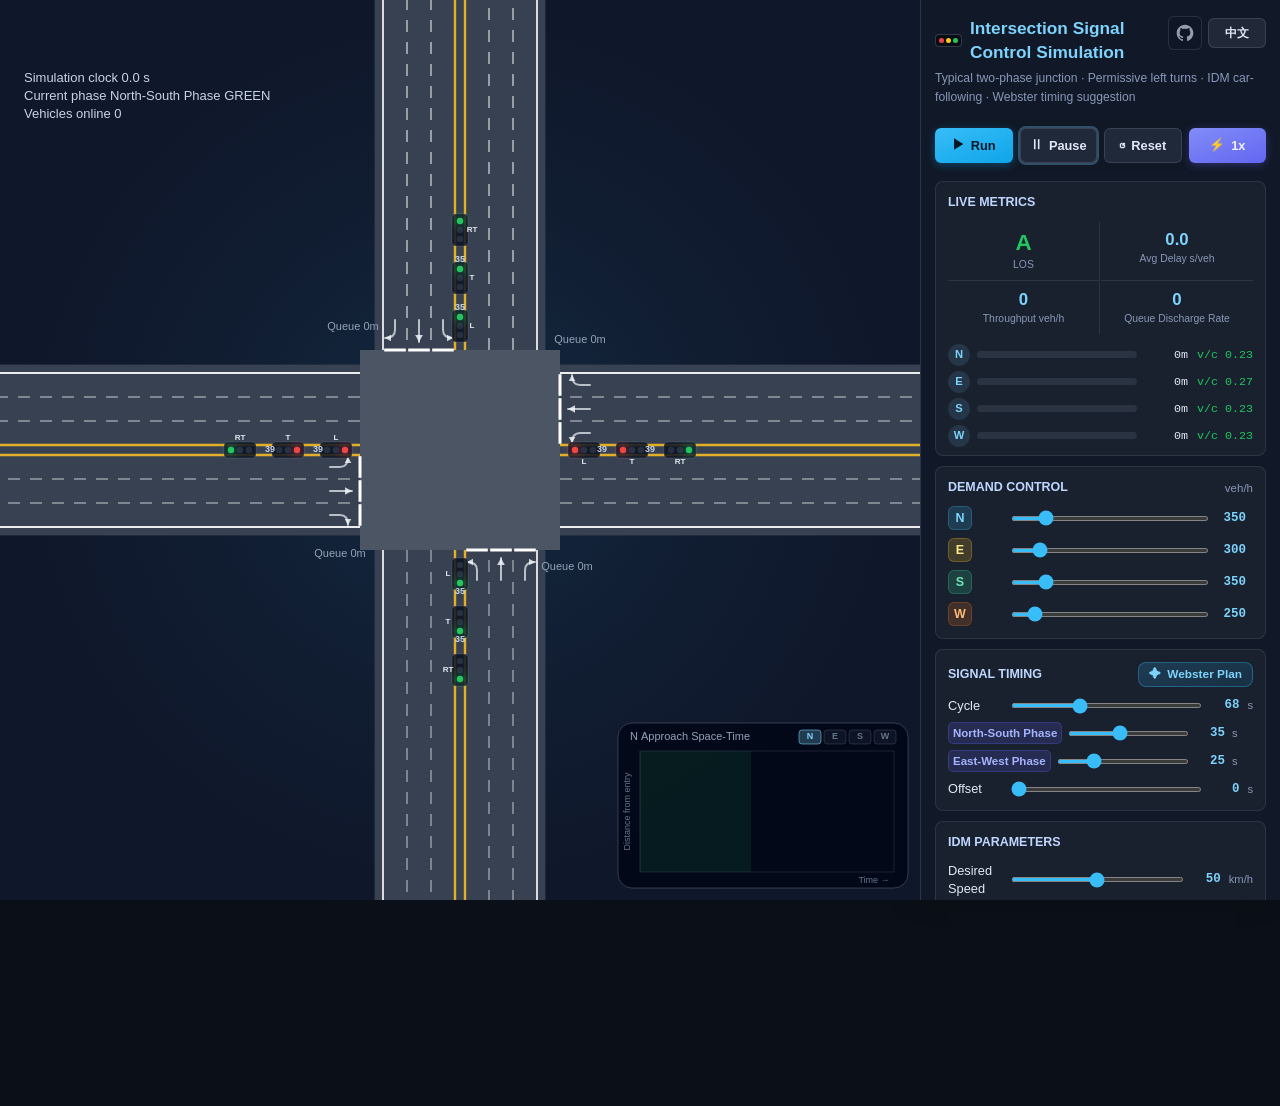
<file: index.html>
<!DOCTYPE html>
<html lang="zh-CN">
<head>
    <meta charset="UTF-8">
    <meta name="viewport" content="width=device-width, initial-scale=1.0">
    <title>十字路口交通信号仿真</title>
    <link rel="stylesheet" href="./src/intersection.css">
</head>
<body>

    <!-- ── 仿真画布区域 ─────────────────────────────────────────── -->
    <div id="canvas-wrap">
        <canvas id="simCanvas" aria-label="Intersection traffic signal simulation canvas">Your browser does not support the simulation canvas.</canvas>
    </div>

    <!-- ── 右侧控制面板 ────────────────────────────────────────── -->
    <aside id="controls">

        <!-- 标题 -->
        <header class="panel-header">
            <div class="panel-header-top">
                <div class="panel-title">
                    <span class="panel-signal" aria-hidden="true"><i></i><i></i><i></i></span>
                    <span id="panelTitle">十字路口信号控制仿真</span>
                </div>
                <div class="panel-header-actions">
                    <a
                        href="https://github.com/SeanWong17/intersection-signal-lab"
                        target="_blank"
                        rel="noreferrer"
                        class="github-silent-link"
                        title="View on GitHub"
                        aria-label="View this repository on GitHub"
                    >
                        <svg width="20" height="20" viewBox="0 0 24 24" fill="currentColor" aria-hidden="true">
                            <path d="M12 2C6.477 2 2 6.477 2 12c0 4.42 2.865 8.17 6.839 9.49.5.092.682-.217.682-.482 0-.237-.008-.866-.013-1.7-2.782.604-3.369-1.34-3.369-1.34-.454-1.156-1.11-1.464-1.11-1.464-.908-.62.069-.608.069-.608 1.003.07 1.531 1.03 1.531 1.03.892 1.529 2.341 1.087 2.91.831.092-.646.35-1.086.636-1.336-2.22-.253-4.555-1.11-4.555-4.943 0-1.091.39-1.984 1.029-2.683-.103-.253-.446-1.27.098-2.647 0 0 .84-.269 2.75 1.025A9.578 9.578 0 0112 6.836c.85.004 1.705.114 2.504.336 1.909-1.294 2.747-1.025 2.747-1.025.546 1.377.203 2.394.1 2.647.64.699 1.028 1.592 1.028 2.683 0 3.842-2.339 4.687-4.566 4.935.359.309.678.919.678 1.852 0 1.336-.012 2.415-.012 2.743 0 .267.18.578.688.48C19.138 20.167 22 16.418 22 12c0-5.523-4.477-10-10-10z"/>
                        </svg>
                    </a>
                    <button id="btnLang" class="btn-ghost btn-lang" title="Switch language">EN</button>
                </div>
            </div>
            <p id="panelIntro" class="intro">两相位普通路口 · 左转让行 · IDM 跟驰 · Webster 配时建议</p>
        </header>

        <!-- 播放控制条 -->
        <div class="toolbar">
            <button id="btnRun"   class="btn-primary" title="运行"><span class="btn-icon">▶</span><span id="btnRunLabel">运行</span></button>
            <button id="btnPause" class="btn-ghost"   title="暂停"><span class="btn-icon">Ⅱ</span><span id="btnPauseLabel">暂停</span></button>
            <button id="btnReset" class="btn-ghost"   title="重置"><span class="btn-icon">↺</span><span id="btnResetLabel">重置</span></button>
            <button id="btnSpeed" class="btn-accent"  title="切换倍速"><span class="btn-icon">⚡</span><span id="btnSpeedLabel">1x</span></button>
        </div>

        <!-- ── 实时指标卡片 ─────────────────────────────────────── -->
        <section class="card metrics-card">
            <div id="metricsHeader" class="card-header">实时指标</div>
            <div class="metrics-grid">
                <div class="metric-cell metric-los">
                    <div id="losDisplay" class="metric-value los-value">—</div>
                    <div id="losMetricLabel" class="metric-label">LOS 服务水平</div>
                </div>
                <div class="metric-cell">
                    <div id="delayDisplay" class="metric-value">—</div>
                    <div id="delayMetricLabel" class="metric-label">平均延误 s/辆</div>
                </div>
                <div class="metric-cell">
                    <div id="throughputDisplay" class="metric-value">0</div>
                    <div id="throughputMetricLabel" class="metric-label">通行量 辆/h</div>
                </div>
                <div class="metric-cell">
                    <div id="saturationDisplay" class="metric-value">0</div>
                    <div id="saturationMetricLabel" class="metric-label">排队启动流率</div>
                </div>
            </div>

            <!-- 各臂进口条 -->
            <div id="approachStats" class="approach-list"></div>
        </section>

        <!-- ── 流量控制 ──────────────────────────────────────────── -->
        <section class="card">
            <div class="card-header">
                <span id="flowHeader">流量控制</span>
                <span id="flowHint" class="card-hint">辆/h</span>
            </div>
            <div class="slider-group">
                <div class="slider-row">
                    <span id="flowNorthLabel" class="dir-badge dir-n">北</span>
                    <input id="flowNorth" type="range" min="100" max="1800" step="50" value="350">
                    <span id="flowNorthValue" class="slider-val">350</span>
                </div>
                <div class="slider-row">
                    <span id="flowEastLabel" class="dir-badge dir-e">东</span>
                    <input id="flowEast"  type="range" min="100" max="1800" step="50" value="300">
                    <span id="flowEastValue"  class="slider-val">300</span>
                </div>
                <div class="slider-row">
                    <span id="flowSouthLabel" class="dir-badge dir-s">南</span>
                    <input id="flowSouth" type="range" min="100" max="1800" step="50" value="350">
                    <span id="flowSouthValue" class="slider-val">350</span>
                </div>
                <div class="slider-row">
                    <span id="flowWestLabel" class="dir-badge dir-w">西</span>
                    <input id="flowWest"  type="range" min="100" max="1800" step="50" value="250">
                    <span id="flowWestValue"  class="slider-val">250</span>
                </div>
            </div>
        </section>

        <!-- ── 信号配时 ──────────────────────────────────────────── -->
        <section class="card">
            <div class="card-header">
                <span id="signalHeader">信号配时</span>
                <button id="btnWebster" class="btn-inline"><span class="btn-icon">✦</span><span id="btnWebsterLabel">Webster 配时</span></button>
            </div>
            <div class="slider-group">
                <div class="slider-row">
                    <span id="cycleLabel" class="label-text">周期</span>
                    <input id="cycleLength" type="range" min="40" max="120" step="1" value="68">
                    <span id="cycleValue" class="slider-val">68</span><span class="unit">s</span>
                </div>
                <div class="phase-grid">
                    <div class="phase-row">
                        <span id="phaseMainLabel" class="phase-tag">南北</span>
                        <input id="green0" type="range" min="10" max="70" step="1" value="35">
                        <span id="green0Value" class="slider-val">35</span><span class="unit">s</span>
                    </div>
                    <div class="phase-row">
                        <span id="phaseCrossLabel" class="phase-tag">东西</span>
                        <input id="green1" type="range" min="10" max="70" step="1" value="25">
                        <span id="green1Value" class="slider-val">25</span><span class="unit">s</span>
                    </div>
                </div>
                <div class="slider-row">
                    <span id="offsetLabel" class="label-text">相位差</span>
                    <input id="offset" type="range" min="0" max="20" step="1" value="0">
                    <span id="offsetValue" class="slider-val">0</span><span class="unit">s</span>
                </div>
            </div>
        </section>

        <!-- ── IDM 参数 ──────────────────────────────────────────── -->
        <section class="card">
            <div id="idmHeader" class="card-header">IDM 跟驰参数</div>
            <div class="slider-group">
                <div class="slider-row">
                    <span id="desiredSpeedText" class="label-text">期望速度</span>
                    <input id="desiredSpeed" type="range" min="30" max="70" step="1" value="50">
                    <span id="desiredSpeedValue" class="slider-val">50</span><span class="unit">km/h</span>
                </div>
                <div class="slider-row">
                    <span id="headwayText" class="label-text">车头时距 T</span>
                    <input id="headway" type="range" min="0.8" max="2.6" step="0.1" value="1.5">
                    <span id="headwayValue" class="slider-val">1.5</span><span class="unit">s</span>
                </div>
            </div>
        </section>

        <!-- ── 教育演示 ──────────────────────────────────────────── -->
        <section class="card">
            <div id="demoHeader" class="card-header">场景与可视化</div>
            <div class="demo-buttons">
                <button id="btnOversat"  class="btn-danger"><span class="btn-icon">!</span><span id="btnOversatLabel">过饱和</span></button>
                <button id="btnGreenWave" class="btn-warn"><span class="btn-icon">~</span><span id="btnGreenWaveLabel">绿波协调</span></button>
            </div>
            <div class="toggle-group">
                <label class="toggle-row">
                    <input id="showQueue"     type="checkbox" checked>
                    <span class="toggle-track"><span class="toggle-thumb"></span></span>
                    <span id="showQueueLabel">排队波可视化</span>
                </label>
                <label class="toggle-row">
                    <input id="showSat"       type="checkbox" checked>
                    <span class="toggle-track"><span class="toggle-thumb"></span></span>
                    <span id="showSatLabel">启动流率标注</span>
                </label>
                <label class="toggle-row">
                    <input id="showSpaceTime" type="checkbox" checked>
                    <span class="toggle-track"><span class="toggle-thumb"></span></span>
                    <span id="showSpaceTimeLabel">进口时空图</span>
                </label>
            </div>
            <p id="demoHint" class="hint-text">理论饱和流率 1800 辆/h/车道。时空图斜率反映消散波速，绿色背景为绿灯窗口。</p>
        </section>

        <!-- ── 教学标注告警 ───────────────────────────────────────── -->
        <section class="card alerts-card">
            <div id="alertsHeader" class="card-header">状态提示</div>
            <div id="alerts" class="alerts-list"></div>
        </section>

    </aside>

    <!-- 脚本：按依赖顺序加载 -->
    <script src="./src/intersection.config.js"></script>
    <script src="./src/intersection.analytics.js"></script>
    <script src="./src/intersection.i18n.js"></script>
    <script src="./src/intersection.geometry.js"></script>
    <script src="./src/intersection.models.js"></script>
    <script src="./src/intersection.simulation.js"></script>
    <script src="./src/intersection.render.js"></script>
    <script src="./src/intersection.ui.js"></script>
</body>
</html>
</file>
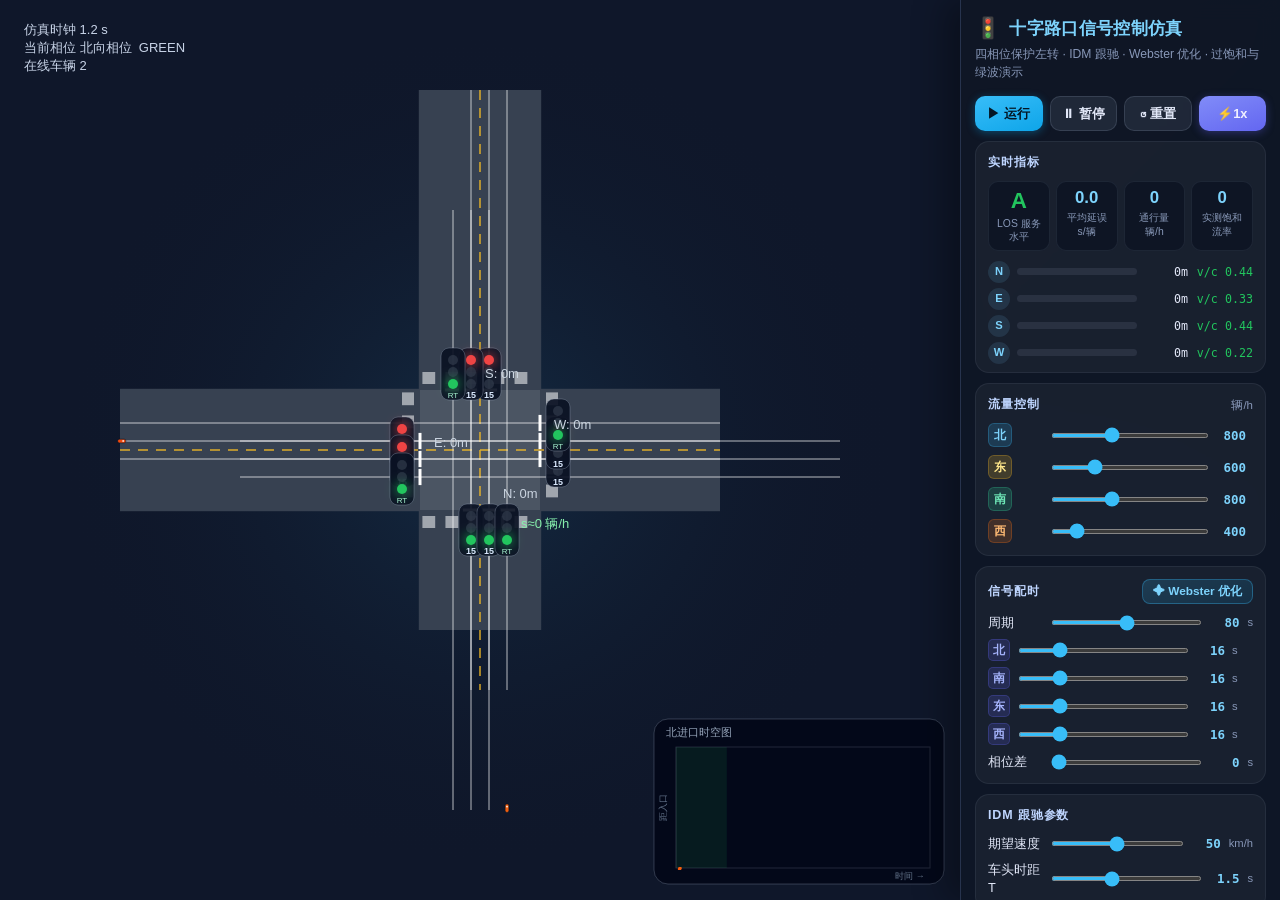
<file: intersection.html>
<!DOCTYPE html>
<html lang="zh-CN">
<head>
    <meta charset="UTF-8">
    <meta name="viewport" content="width=device-width, initial-scale=1.0">
    <title>十字路口交通仿真系统</title>
    <link rel="stylesheet" href="./intersection.css">
</head>
<body>

    <!-- ── 仿真画布区域 ─────────────────────────────────────────── -->
    <div id="canvas-wrap">
        <canvas id="simCanvas"></canvas>
    </div>

    <!-- ── 右侧控制面板 ────────────────────────────────────────── -->
    <aside id="controls">

        <!-- 标题 -->
        <header class="panel-header">
            <div class="panel-title">
                <span class="panel-icon">🚦</span>
                <span>十字路口信号控制仿真</span>
            </div>
            <p class="intro">四相位保护左转 · IDM 跟驰 · Webster 优化 · 过饱和与绿波演示</p>
        </header>

        <!-- 播放控制条 -->
        <div class="toolbar">
            <button id="btnRun"   class="btn-primary" title="运行">▶ 运行</button>
            <button id="btnPause" class="btn-ghost"   title="暂停">⏸ 暂停</button>
            <button id="btnReset" class="btn-ghost"   title="重置">↺ 重置</button>
            <button id="btnSpeed" class="btn-accent"  title="切换倍速">⚡1x</button>
        </div>

        <!-- ── 实时指标卡片 ─────────────────────────────────────── -->
        <section class="card metrics-card">
            <div class="card-header">实时指标</div>
            <div class="metrics-grid">
                <div class="metric-cell metric-los">
                    <div id="losDisplay" class="metric-value los-value">—</div>
                    <div class="metric-label">LOS 服务水平</div>
                </div>
                <div class="metric-cell">
                    <div id="delayDisplay" class="metric-value">—</div>
                    <div class="metric-label">平均延误 s/辆</div>
                </div>
                <div class="metric-cell">
                    <div id="throughputDisplay" class="metric-value">0</div>
                    <div class="metric-label">通行量 辆/h</div>
                </div>
                <div class="metric-cell">
                    <div id="saturationDisplay" class="metric-value">0</div>
                    <div class="metric-label">实测饱和流率</div>
                </div>
            </div>

            <!-- 各臂进口条 -->
            <div id="approachStats" class="approach-list"></div>
        </section>

        <!-- ── 流量控制 ──────────────────────────────────────────── -->
        <section class="card">
            <div class="card-header">
                <span>流量控制</span>
                <span class="card-hint">辆/h</span>
            </div>
            <div class="slider-group">
                <div class="slider-row">
                    <span class="dir-badge dir-n">北</span>
                    <input id="flowNorth" type="range" min="200" max="1800" step="50" value="800">
                    <span id="flowNorthValue" class="slider-val">800</span>
                </div>
                <div class="slider-row">
                    <span class="dir-badge dir-e">东</span>
                    <input id="flowEast"  type="range" min="200" max="1800" step="50" value="600">
                    <span id="flowEastValue"  class="slider-val">600</span>
                </div>
                <div class="slider-row">
                    <span class="dir-badge dir-s">南</span>
                    <input id="flowSouth" type="range" min="200" max="1800" step="50" value="800">
                    <span id="flowSouthValue" class="slider-val">800</span>
                </div>
                <div class="slider-row">
                    <span class="dir-badge dir-w">西</span>
                    <input id="flowWest"  type="range" min="200" max="1800" step="50" value="400">
                    <span id="flowWestValue"  class="slider-val">400</span>
                </div>
            </div>
        </section>

        <!-- ── 信号配时 ──────────────────────────────────────────── -->
        <section class="card">
            <div class="card-header">
                <span>信号配时</span>
                <button id="btnWebster" class="btn-inline">✦ Webster 优化</button>
            </div>
            <div class="slider-group">
                <div class="slider-row">
                    <span class="label-text">周期</span>
                    <input id="cycleLength" type="range" min="40" max="120" step="1" value="80">
                    <span id="cycleValue" class="slider-val">80</span><span class="unit">s</span>
                </div>
                <div class="phase-grid">
                    <div class="phase-row">
                        <span class="phase-tag">北</span>
                        <input id="green0" type="range" min="8" max="45" step="1" value="16">
                        <span id="green0Value" class="slider-val">16</span><span class="unit">s</span>
                    </div>
                    <div class="phase-row">
                        <span class="phase-tag">南</span>
                        <input id="green1" type="range" min="8" max="45" step="1" value="16">
                        <span id="green1Value" class="slider-val">16</span><span class="unit">s</span>
                    </div>
                    <div class="phase-row">
                        <span class="phase-tag">东</span>
                        <input id="green2" type="range" min="8" max="45" step="1" value="16">
                        <span id="green2Value" class="slider-val">16</span><span class="unit">s</span>
                    </div>
                    <div class="phase-row">
                        <span class="phase-tag">西</span>
                        <input id="green3" type="range" min="8" max="45" step="1" value="16">
                        <span id="green3Value" class="slider-val">16</span><span class="unit">s</span>
                    </div>
                </div>
                <div class="slider-row">
                    <span class="label-text">相位差</span>
                    <input id="offset" type="range" min="0" max="20" step="1" value="0">
                    <span id="offsetValue" class="slider-val">0</span><span class="unit">s</span>
                </div>
            </div>
        </section>

        <!-- ── IDM 参数 ──────────────────────────────────────────── -->
        <section class="card">
            <div class="card-header">IDM 跟驰参数</div>
            <div class="slider-group">
                <div class="slider-row">
                    <span class="label-text">期望速度</span>
                    <input id="desiredSpeed" type="range" min="30" max="70" step="1" value="50">
                    <span id="desiredSpeedValue" class="slider-val">50</span><span class="unit">km/h</span>
                </div>
                <div class="slider-row">
                    <span class="label-text">车头时距 T</span>
                    <input id="headway" type="range" min="0.8" max="2.6" step="0.1" value="1.5">
                    <span id="headwayValue" class="slider-val">1.5</span><span class="unit">s</span>
                </div>
            </div>
        </section>

        <!-- ── 教育演示 ──────────────────────────────────────────── -->
        <section class="card">
            <div class="card-header">教育演示</div>
            <div class="demo-buttons">
                <button id="btnOversat"  class="btn-danger">⚠ 过饱和</button>
                <button id="btnGreenWave" class="btn-warn">🌊 绿波协调</button>
            </div>
            <div class="toggle-group">
                <label class="toggle-row">
                    <input id="showQueue"     type="checkbox" checked>
                    <span class="toggle-track"><span class="toggle-thumb"></span></span>
                    <span>排队波可视化</span>
                </label>
                <label class="toggle-row">
                    <input id="showSat"       type="checkbox" checked>
                    <span class="toggle-track"><span class="toggle-thumb"></span></span>
                    <span>饱和流率标注</span>
                </label>
                <label class="toggle-row">
                    <input id="showSpaceTime" type="checkbox" checked>
                    <span class="toggle-track"><span class="toggle-thumb"></span></span>
                    <span>时空图（北进口）</span>
                </label>
            </div>
            <p class="hint-text">理论饱和流率 1800 辆/h/车道。时空图斜率反映消散波速，绿色背景为绿灯窗口。</p>
        </section>

        <!-- ── 教学标注告警 ───────────────────────────────────────── -->
        <section class="card alerts-card">
            <div class="card-header">教学标注</div>
            <div id="alerts" class="alerts-list"></div>
        </section>

    </aside>

    <!-- 脚本：按依赖顺序加载 -->
    <script src="./intersection.config.js"></script>
    <script src="./intersection.geometry.js"></script>
    <script src="./intersection.models.js"></script>
    <script src="./intersection.simulation.js"></script>
    <script src="./intersection.render.js"></script>
    <script src="./intersection.ui.js"></script>
</body>
</html>
</file>
<file: src/intersection.css>
/* ─── 十字路口交通仿真系统 · 样式表 ──────────────────────────────────────────── */

/* ── 设计令牌 ──────────────────────────────────────────────────────────────── */

:root {
    --bg:            #0f172a;
    --panel:         #111827;
    --panel-border:  rgba(51, 65, 95, 0.7);
    --card-bg:       rgba(255, 255, 255, 0.035);
    --card-border:   rgba(148, 163, 184, 0.16);
    --text:          #e2e8f8;
    --muted:         #8898b8;
    --accent:        #7dd3fc;
    --accent-2:      #38bdf8;
    --success:       #22c55e;
    --warning:       #fb923c;
    --danger:        #ef4444;
    --radius-card:   8px;
    --radius-btn:    6px;
    --panel-w:       360px;
    --gap:           10px;
}

/* ── 重置 ──────────────────────────────────────────────────────────────────── */

*, *::before, *::after { box-sizing: border-box; margin: 0; padding: 0; }

/* ── 全局 ──────────────────────────────────────────────────────────────────── */

body {
    display:     flex;
    height:      100vh;
    overflow:    hidden;
    background:  #0b1018;
    color:       var(--text);
    font-family: "Segoe UI", "PingFang SC", "Noto Sans SC", sans-serif;
    font-size:   14px;
    line-height: 1.4;
}

.github-silent-link {
    display: inline-flex;
    align-items: center;
    justify-content: center;
    width: 34px;
    height: 34px;
    border-radius: 6px;
    color: rgba(226, 232, 248, 0.64);
    background: rgba(15, 23, 42, 0.44);
    border: 1px solid rgba(148, 163, 184, 0.18);
    box-shadow: none;
    transition: color .18s ease, transform .18s ease, background .18s ease, border-color .18s ease;
}

.github-silent-link:hover {
    color: var(--text);
    background: rgba(15, 23, 42, 0.72);
    border-color: rgba(125, 211, 252, 0.4);
    transform: translateY(-1px) scale(1.04);
}

.github-silent-link:focus-visible {
    outline: 2px solid rgba(125, 211, 252, 0.72);
    outline-offset: 2px;
}

/* ── 画布区域 ──────────────────────────────────────────────────────────────── */

#canvas-wrap {
    flex: 1;
    min-width: 0;
    position: relative;
}

canvas {
    display: block;
    width:   100%;
    height:  100%;
}

/* ── 控制面板容器 ──────────────────────────────────────────────────────────── */

#controls {
    width:          var(--panel-w);
    display:        flex;
    flex-direction: column;
    gap:            var(--gap);
    padding:        16px 14px 20px;
    overflow-y:     auto;
    overflow-x:     hidden;
    scrollbar-width: thin;
    scrollbar-color: rgba(125,211,252,.25) transparent;
    background:     var(--panel);
    border-left:    1px solid var(--panel-border);
    box-shadow:     -8px 0 24px rgba(0,0,0,.24);
}

#controls::-webkit-scrollbar       { width: 4px; }
#controls::-webkit-scrollbar-thumb { background: rgba(125,211,252,.28); border-radius: 99px; }

/* ── 面板标题头 ────────────────────────────────────────────────────────────── */

.panel-header {
    padding-bottom: 4px;
}

.panel-header-top {
    display: flex;
    align-items: flex-start;
    justify-content: space-between;
    gap: 8px;
}

.panel-header-actions {
    display: flex;
    align-items: center;
    gap: 6px;
    flex-shrink: 0;
}

.panel-title {
    display:     flex;
    align-items: center;
    gap:         8px;
    font-size:   1.08rem;
    font-weight: 700;
    color:       var(--accent);
    letter-spacing: 0;
    margin-bottom: 5px;
}

.panel-signal {
    display: inline-flex;
    gap: 2px;
    align-items: center;
    padding: 3px;
    border: 1px solid rgba(148, 163, 184, .3);
    border-radius: 4px;
    background: #080d15;
}

.panel-signal i { width: 5px; height: 5px; border-radius: 50%; }
.panel-signal i:nth-child(1) { background: #ef4444; }
.panel-signal i:nth-child(2) { background: #facc15; }
.panel-signal i:nth-child(3) { background: #22c55e; }

.intro {
    font-size:   .76rem;
    color:       var(--muted);
    line-height: 1.5;
}

/* ── 工具栏按钮行 ──────────────────────────────────────────────────────────── */

.toolbar {
    display:               grid;
    grid-template-columns: repeat(4, 1fr);
    gap:                   7px;
    position:              sticky;
    top:                   -8px;
    z-index:               5;
    padding:               8px 0;
    background:            rgba(17, 24, 39, .96);
}

/* ── 按钮基础 ──────────────────────────────────────────────────────────────── */

button {
    border:        none;
    border-radius: var(--radius-btn);
    display:       inline-flex;
    align-items:   center;
    justify-content: center;
    gap:           6px;
    font-family:   inherit;
    font-size:     .8rem;
    font-weight:   700;
    cursor:        pointer;
    white-space:   nowrap;
    transition:    transform .14s, filter .14s, opacity .14s;
    padding:       9px 6px;
    line-height:   1.2;
}

.btn-icon {
    line-height: 1;
}

.btn-lang {
    min-width: 58px;
    padding: 7px 10px;
    font-size: .76rem;
}

button:hover  { transform: translateY(-1px); filter: brightness(1.08); }
button:active { transform: translateY(0);    filter: brightness(.96);  }

button:focus-visible,
input[type="range"]:focus-visible,
.toggle-row input:focus-visible ~ .toggle-track {
    outline: 2px solid var(--accent);
    outline-offset: 2px;
}

button.is-active {
    box-shadow: 0 0 0 2px rgba(125, 211, 252, .3);
}

/* 主按钮 – 蓝色 */
.btn-primary {
    background: linear-gradient(160deg, #38bdf8, #0ea5e9);
    color:      #041624;
    box-shadow: 0 2px 8px rgba(14,165,233,.35);
}

/* 次要按钮 – 幽灵 */
.btn-ghost {
    background: rgba(148,163,184,.13);
    border:     1px solid rgba(148,163,184,.2);
    color:      var(--text);
}
.btn-ghost:hover { background: rgba(148,163,184,.22); }

/* 强调按钮 – 紫/青 */
.btn-accent {
    background: linear-gradient(160deg, #818cf8, #6366f1);
    color:      #f0f0ff;
    box-shadow: 0 2px 8px rgba(99,102,241,.34);
}

/* 危险按钮 – 红 */
.btn-danger {
    background: linear-gradient(160deg, #f87171, #ef4444);
    color:      #fff6f6;
    box-shadow: 0 2px 8px rgba(239,68,68,.3);
}

/* 警告按钮 – 橙 */
.btn-warn {
    background: linear-gradient(160deg, #fb923c, #f97316);
    color:      #2a1200;
    box-shadow: 0 2px 8px rgba(249,115,22,.3);
}

/* 内联文字按钮（出现在 card-header 右侧） */
.btn-inline {
    padding:       4px 10px;
    font-size:     .74rem;
    font-weight:   600;
    border-radius: 8px;
    background:    linear-gradient(160deg, rgba(56,189,248,.18), rgba(14,165,233,.12));
    border:        1px solid rgba(56,189,248,.32);
    color:         var(--accent);
    box-shadow:    none;
}
.btn-inline:hover { background: rgba(56,189,248,.28); transform: none; filter: none; }

/* ── 卡片 ──────────────────────────────────────────────────────────────────── */

.card {
    background:    var(--card-bg);
    border:        1px solid var(--card-border);
    border-radius: var(--radius-card);
    padding:       12px;
}

.card-header {
    display:         flex;
    justify-content: space-between;
    align-items:     center;
    font-size:       .78rem;
    font-weight:     700;
    color:           #bfd6ff;
    letter-spacing:  0;
    text-transform:  uppercase;
    margin-bottom:   10px;
}

.card-hint {
    font-size:      .72rem;
    font-weight:    400;
    text-transform: none;
    letter-spacing: 0;
    color:          var(--muted);
}

/* ── 实时指标卡 ────────────────────────────────────────────────────────────── */

.metrics-card { padding-bottom: 8px; }

.metrics-grid {
    display:               grid;
    grid-template-columns: repeat(2, 1fr);
    gap:                   1px;
    margin-bottom:         10px;
}

.metric-cell {
    border-right:  1px solid var(--card-border);
    border-bottom: 1px solid var(--card-border);
    padding:       10px 6px 8px;
    text-align:    center;
}

.metric-cell:nth-child(2n) { border-right: 0; }
.metric-cell:nth-last-child(-n + 2) { border-bottom: 0; }

.metric-value {
    font-size:   1.05rem;
    font-weight: 800;
    color:       var(--accent);
    line-height: 1;
    margin-bottom: 4px;
}

.metric-label {
    font-size:  .65rem;
    color:      var(--muted);
    line-height: 1.3;
}

/* LOS 格 – 字号稍大 */
.metric-los .los-value {
    font-size: 1.4rem;
}

/* ── 进口统计列表 ──────────────────────────────────────────────────────────── */

.approach-list { display: flex; flex-direction: column; gap: 5px; }

.approach-row {
    display:               grid;
    grid-template-columns: 22px 1fr 44px 58px;
    gap:                   7px;
    align-items:           center;
    font-size:             .76rem;
}

.badge {
    width:          22px;
    height:         22px;
    display:        inline-flex;
    align-items:    center;
    justify-content: center;
    border-radius:  50%;
    font-size:      .7rem;
    font-weight:    700;
    flex-shrink:    0;
    background:     rgba(125,211,252,.12);
    color:          var(--accent);
}

.bar {
    height:        7px;
    border-radius: 999px;
    overflow:      hidden;
    background:    rgba(148,163,184,.14);
    position:      relative;
}

.bar > span {
    position:   absolute;
    inset:      0 auto 0 0;
    background: linear-gradient(90deg, #22c55e 0%, #facc15 55%, #ef4444 100%);
    border-radius: inherit;
    transition: width .3s ease;
}

.mono {
    font-family: "SF Mono", "Consolas", monospace;
    font-size:   .73rem;
    text-align:  right;
}

/* ── 流量/参数滑块组 ───────────────────────────────────────────────────────── */

.slider-group { display: flex; flex-direction: column; gap: 8px; }

.slider-row {
    display:     grid;
    grid-template-columns: 56px 1fr 30px auto;
    gap:         7px;
    align-items: center;
    font-size:   .8rem;
}

.slider-val {
    font-family: "SF Mono", "Consolas", monospace;
    font-size:   .78rem;
    font-weight: 600;
    color:       var(--accent);
    text-align:  right;
}

.unit {
    font-size:  .7rem;
    color:      var(--muted);
    margin-left: 1px;
}

.label-text {
    color:      var(--text);
    font-size:  .8rem;
}

/* 方向徽章（流量行标签） */
.dir-badge {
    display:         inline-flex;
    align-items:     center;
    justify-content: center;
    width:           24px;
    height:          24px;
    border-radius:   6px;
    font-size:       .78rem;
    font-weight:     700;
}

.dir-n { background: rgba( 56,189,248,.18); color: #7dd3fc; border: 1px solid rgba(56,189,248,.25); }
.dir-e { background: rgba(251,191, 36,.18); color: #fde68a; border: 1px solid rgba(251,191,36,.25); }
.dir-s { background: rgba( 52,211,153,.18); color: #6ee7b7; border: 1px solid rgba(52,211,153,.25); }
.dir-w { background: rgba(249,115, 22,.18); color: #fdba74; border: 1px solid rgba(249,115,22,.25); }

/* ── 信号相位网格 ──────────────────────────────────────────────────────────── */

.phase-grid { display: flex; flex-direction: column; gap: 6px; }

.phase-row {
    display:               grid;
    grid-template-columns: minmax(92px, auto) 1fr 30px 22px;
    gap:                   6px;
    align-items:           center;
    font-size:             .8rem;
}

.phase-tag {
    display:         inline-flex;
    align-items:     center;
    justify-content: center;
    min-width:       0;
    height:          22px;
    border-radius:   5px;
    font-size:       .72rem;
    font-weight:     700;
    background:      rgba(99,102,241,.18);
    color:           #a5b4fc;
    border:          1px solid rgba(99,102,241,.26);
    white-space:     nowrap;
    padding:         0 4px;
}

/* ── 原生 range 滑块 ───────────────────────────────────────────────────────── */

input[type="range"] {
    width:         100%;
    height:        5px;
    accent-color:  var(--accent-2);
    cursor:        pointer;
    border-radius: 999px;
}

/* ── 教育演示按钮行 ────────────────────────────────────────────────────────── */

.demo-buttons {
    display: grid;
    grid-template-columns: 1fr 1fr;
    gap:     8px;
    margin-bottom: 10px;
}

/* ── 自定义 Toggle 开关 ────────────────────────────────────────────────────── */

.toggle-group { display: flex; flex-direction: column; gap: 6px; }

.toggle-row {
    display:     flex;
    align-items: center;
    gap:         9px;
    cursor:      pointer;
    font-size:   .8rem;
    color:       var(--text);
    user-select: none;
}

/* 保留键盘焦点与读屏能力，仅在视觉上隐藏原生 checkbox。 */
.toggle-row input[type="checkbox"] {
    position: absolute;
    width: 1px;
    height: 1px;
    opacity: 0;
    pointer-events: none;
}

.toggle-track {
    position:      relative;
    width:         34px;
    height:        18px;
    border-radius: 999px;
    background:    rgba(148,163,184,.22);
    border:        1px solid rgba(148,163,184,.2);
    flex-shrink:   0;
    transition:    background .2s, border-color .2s;
}

.toggle-thumb {
    position:      absolute;
    top:           2px;
    left:          2px;
    width:         12px;
    height:        12px;
    border-radius: 50%;
    background:    #94a3b8;
    transition:    transform .2s, background .2s;
}

.toggle-row input:checked ~ .toggle-track {
    background:   rgba(56,189,248,.35);
    border-color: rgba(56,189,248,.5);
}

.toggle-row input:checked ~ .toggle-track .toggle-thumb {
    transform:  translateX(16px);
    background: var(--accent-2);
    box-shadow: 0 0 6px rgba(56,189,248,.6);
}

/* ── 提示文本 ──────────────────────────────────────────────────────────────── */

.hint-text {
    margin-top:  9px;
    font-size:   .72rem;
    color:       var(--muted);
    line-height: 1.5;
}

/* ── 告警列表卡 ────────────────────────────────────────────────────────────── */

.alerts-card { padding-bottom: 8px; }

.alerts-list {
    display:        flex;
    flex-direction: column;
    gap:            6px;
    min-height:     40px;
}

.alert {
    border-radius: 10px;
    padding:       8px 11px;
    font-size:     .76rem;
    line-height:   1.45;
    border:        1px solid transparent;
}

.alert.info {
    background:   rgba(59,130,246,.13);
    border-color: rgba(96,165,250,.26);
    color:        #dbeafe;
}

.alert.warn {
    background:   rgba(251,191,36,.13);
    border-color: rgba(251,191,36,.28);
    color:        #fde68a;
}

.alert.danger {
    background:   rgba(239,68,68,.14);
    border-color: rgba(248,113,113,.3);
    color:        #fecaca;
    animation:    pulse 1.1s ease-in-out infinite alternate;
}

.alert.neutral {
    background: rgba(148, 163, 184, .08);
    border-color: rgba(148, 163, 184, .16);
    color: var(--muted);
}

.alert.webster {
    background:   rgba(99,102,241,.14);
    border-color: rgba(165,180,252,.28);
    color:        #e0e7ff;
}

@keyframes pulse {
    from { box-shadow: 0 0 0  2px rgba(248,113,113,.04); }
    to   { box-shadow: 0 0 14px 2px rgba(248,113,113,.18); }
}

@media (max-width: 1080px) {
    body {
        flex-direction: column;
        height: auto;
        min-height: 100vh;
        overflow: auto;
    }

    #canvas-wrap {
        min-height: 60vh;
    }

    #controls {
        width: 100%;
        max-height: none;
        border-left: none;
        border-top: 1px solid var(--panel-border);
        box-shadow: 0 -8px 24px rgba(0,0,0,.2);
    }
}

@media (max-width: 720px) {
    .toolbar,
    .demo-buttons {
        grid-template-columns: repeat(2, 1fr);
    }

    .card-header {
        gap: 8px;
        align-items: flex-start;
        flex-wrap: wrap;
    }

    .slider-row {
        grid-template-columns: 52px 1fr 34px auto;
    }

    .approach-row {
        grid-template-columns: 22px 1fr 40px 56px;
    }
}

@media (max-width: 520px) {
    body {
        font-size: 13px;
    }

    #canvas-wrap {
        min-height: 430px;
    }

    #controls {
        padding: 12px 10px 16px;
    }

    .panel-title {
        font-size: 1rem;
    }

    .toolbar {
        grid-template-columns: 1fr 1fr;
    }
}

@media (prefers-reduced-motion: reduce) {
    *, *::before, *::after {
        scroll-behavior: auto !important;
        animation-duration: .01ms !important;
        animation-iteration-count: 1 !important;
        transition-duration: .01ms !important;
    }
}
</file>
<file: intersection.css>
/* ─── 十字路口交通仿真系统 · 样式表 ──────────────────────────────────────────── */

/* ── 设计令牌 ──────────────────────────────────────────────────────────────── */

:root {
    --bg:            #0f172a;
    --panel:         rgba(15, 22, 38, 0.96);
    --panel-border:  rgba(51, 65, 95, 0.7);
    --card-bg:       rgba(255, 255, 255, 0.042);
    --card-border:   rgba(148, 163, 184, 0.11);
    --text:          #e2e8f8;
    --muted:         #8898b8;
    --accent:        #7dd3fc;
    --accent-2:      #38bdf8;
    --success:       #22c55e;
    --warning:       #fb923c;
    --danger:        #ef4444;
    --radius-card:   14px;
    --radius-btn:    10px;
    --panel-w:       320px;
    --gap:           10px;
}

/* ── 重置 ──────────────────────────────────────────────────────────────────── */

*, *::before, *::after { box-sizing: border-box; margin: 0; padding: 0; }

/* ── 全局 ──────────────────────────────────────────────────────────────────── */

body {
    display:     flex;
    height:      100vh;
    overflow:    hidden;
    background:
        radial-gradient(circle at 18% 12%, rgba(56,189,248,.09) 0%, transparent 30%),
        radial-gradient(circle at 82% 88%, rgba(14,165,233,.12) 0%, transparent 32%),
        linear-gradient(135deg, #111827 0%, #1a1a2e 48%, #0f172a 100%);
    color:       var(--text);
    font-family: "Segoe UI", "PingFang SC", "Noto Sans SC", sans-serif;
    font-size:   14px;
    line-height: 1.4;
}

/* ── 画布区域 ──────────────────────────────────────────────────────────────── */

#canvas-wrap {
    flex: 1;
    min-width: 0;
    position: relative;
}

canvas {
    display: block;
    width:   100%;
    height:  100%;
}

/* ── 控制面板容器 ──────────────────────────────────────────────────────────── */

#controls {
    width:          var(--panel-w);
    display:        flex;
    flex-direction: column;
    gap:            var(--gap);
    padding:        16px 14px 20px;
    overflow-y:     auto;
    overflow-x:     hidden;
    scrollbar-width: thin;
    scrollbar-color: rgba(125,211,252,.25) transparent;
    background:     var(--panel);
    border-left:    1px solid var(--panel-border);
    box-shadow:     -14px 0 32px rgba(0,0,0,.32);
    backdrop-filter: blur(10px);
}

#controls::-webkit-scrollbar       { width: 4px; }
#controls::-webkit-scrollbar-thumb { background: rgba(125,211,252,.28); border-radius: 99px; }

/* ── 面板标题头 ────────────────────────────────────────────────────────────── */

.panel-header {
    padding-bottom: 4px;
}

.panel-title {
    display:     flex;
    align-items: center;
    gap:         8px;
    font-size:   1.08rem;
    font-weight: 700;
    color:       var(--accent);
    letter-spacing: .02em;
    margin-bottom: 5px;
}

.panel-icon { font-size: 1.3rem; line-height: 1; }

.intro {
    font-size:   .76rem;
    color:       var(--muted);
    line-height: 1.5;
}

/* ── 工具栏按钮行 ──────────────────────────────────────────────────────────── */

.toolbar {
    display:               grid;
    grid-template-columns: repeat(4, 1fr);
    gap:                   7px;
}

/* ── 按钮基础 ──────────────────────────────────────────────────────────────── */

button {
    border:        none;
    border-radius: var(--radius-btn);
    font-family:   inherit;
    font-size:     .8rem;
    font-weight:   700;
    cursor:        pointer;
    white-space:   nowrap;
    transition:    transform .14s, filter .14s, opacity .14s;
    padding:       9px 6px;
    line-height:   1.2;
}

button:hover  { transform: translateY(-1px); filter: brightness(1.08); }
button:active { transform: translateY(0);    filter: brightness(.96);  }

/* 主按钮 – 蓝色 */
.btn-primary {
    background: linear-gradient(160deg, #38bdf8, #0ea5e9);
    color:      #041624;
    box-shadow: 0 2px 8px rgba(14,165,233,.35);
}

/* 次要按钮 – 幽灵 */
.btn-ghost {
    background: rgba(148,163,184,.13);
    border:     1px solid rgba(148,163,184,.2);
    color:      var(--text);
}
.btn-ghost:hover { background: rgba(148,163,184,.22); }

/* 强调按钮 – 紫/青 */
.btn-accent {
    background: linear-gradient(160deg, #818cf8, #6366f1);
    color:      #f0f0ff;
    box-shadow: 0 2px 8px rgba(99,102,241,.34);
}

/* 危险按钮 – 红 */
.btn-danger {
    background: linear-gradient(160deg, #f87171, #ef4444);
    color:      #fff6f6;
    box-shadow: 0 2px 8px rgba(239,68,68,.3);
}

/* 警告按钮 – 橙 */
.btn-warn {
    background: linear-gradient(160deg, #fb923c, #f97316);
    color:      #2a1200;
    box-shadow: 0 2px 8px rgba(249,115,22,.3);
}

/* 内联文字按钮（出现在 card-header 右侧） */
.btn-inline {
    padding:       4px 10px;
    font-size:     .74rem;
    font-weight:   600;
    border-radius: 8px;
    background:    linear-gradient(160deg, rgba(56,189,248,.18), rgba(14,165,233,.12));
    border:        1px solid rgba(56,189,248,.32);
    color:         var(--accent);
    box-shadow:    none;
}
.btn-inline:hover { background: rgba(56,189,248,.28); transform: none; filter: none; }

/* ── 卡片 ──────────────────────────────────────────────────────────────────── */

.card {
    background:    var(--card-bg);
    border:        1px solid var(--card-border);
    border-radius: var(--radius-card);
    padding:       12px;
}

.card-header {
    display:         flex;
    justify-content: space-between;
    align-items:     center;
    font-size:       .78rem;
    font-weight:     700;
    color:           #bfd6ff;
    letter-spacing:  .07em;
    text-transform:  uppercase;
    margin-bottom:   10px;
}

.card-hint {
    font-size:      .72rem;
    font-weight:    400;
    text-transform: none;
    letter-spacing: 0;
    color:          var(--muted);
}

/* ── 实时指标卡 ────────────────────────────────────────────────────────────── */

.metrics-card { padding-bottom: 8px; }

.metrics-grid {
    display:               grid;
    grid-template-columns: repeat(4, 1fr);
    gap:                   6px;
    margin-bottom:         10px;
}

.metric-cell {
    background:    rgba(2,8,23,.38);
    border:        1px solid var(--card-border);
    border-radius: 10px;
    padding:       8px 5px 6px;
    text-align:    center;
}

.metric-value {
    font-size:   1.05rem;
    font-weight: 800;
    color:       var(--accent);
    line-height: 1;
    margin-bottom: 4px;
}

.metric-label {
    font-size:  .65rem;
    color:      var(--muted);
    line-height: 1.3;
}

/* LOS 格 – 字号稍大 */
.metric-los .los-value {
    font-size: 1.4rem;
}

/* ── 进口统计列表 ──────────────────────────────────────────────────────────── */

.approach-list { display: flex; flex-direction: column; gap: 5px; }

.approach-row {
    display:               grid;
    grid-template-columns: 22px 1fr 44px 58px;
    gap:                   7px;
    align-items:           center;
    font-size:             .76rem;
}

.badge {
    width:          22px;
    height:         22px;
    display:        inline-flex;
    align-items:    center;
    justify-content: center;
    border-radius:  50%;
    font-size:      .7rem;
    font-weight:    700;
    flex-shrink:    0;
    background:     rgba(125,211,252,.12);
    color:          var(--accent);
}

.bar {
    height:        7px;
    border-radius: 999px;
    overflow:      hidden;
    background:    rgba(148,163,184,.14);
    position:      relative;
}

.bar > span {
    position:   absolute;
    inset:      0 auto 0 0;
    background: linear-gradient(90deg, #22c55e 0%, #facc15 55%, #ef4444 100%);
    border-radius: inherit;
    transition: width .3s ease;
}

.mono {
    font-family: "SF Mono", "Consolas", monospace;
    font-size:   .73rem;
    text-align:  right;
}

/* ── 流量/参数滑块组 ───────────────────────────────────────────────────────── */

.slider-group { display: flex; flex-direction: column; gap: 8px; }

.slider-row {
    display:     grid;
    grid-template-columns: 56px 1fr 30px auto;
    gap:         7px;
    align-items: center;
    font-size:   .8rem;
}

.slider-val {
    font-family: "SF Mono", "Consolas", monospace;
    font-size:   .78rem;
    font-weight: 600;
    color:       var(--accent);
    text-align:  right;
}

.unit {
    font-size:  .7rem;
    color:      var(--muted);
    margin-left: 1px;
}

.label-text {
    color:      var(--text);
    font-size:  .8rem;
}

/* 方向徽章（流量行标签） */
.dir-badge {
    display:         inline-flex;
    align-items:     center;
    justify-content: center;
    width:           24px;
    height:          24px;
    border-radius:   6px;
    font-size:       .78rem;
    font-weight:     700;
}

.dir-n { background: rgba( 56,189,248,.18); color: #7dd3fc; border: 1px solid rgba(56,189,248,.25); }
.dir-e { background: rgba(251,191, 36,.18); color: #fde68a; border: 1px solid rgba(251,191,36,.25); }
.dir-s { background: rgba( 52,211,153,.18); color: #6ee7b7; border: 1px solid rgba(52,211,153,.25); }
.dir-w { background: rgba(249,115, 22,.18); color: #fdba74; border: 1px solid rgba(249,115,22,.25); }

/* ── 信号相位网格 ──────────────────────────────────────────────────────────── */

.phase-grid { display: flex; flex-direction: column; gap: 6px; }

.phase-row {
    display:               grid;
    grid-template-columns: 24px 1fr 30px 22px;
    gap:                   6px;
    align-items:           center;
    font-size:             .8rem;
}

.phase-tag {
    display:         inline-flex;
    align-items:     center;
    justify-content: center;
    width:           22px;
    height:          22px;
    border-radius:   5px;
    font-size:       .74rem;
    font-weight:     700;
    background:      rgba(99,102,241,.18);
    color:           #a5b4fc;
    border:          1px solid rgba(99,102,241,.26);
}

/* ── 原生 range 滑块 ───────────────────────────────────────────────────────── */

input[type="range"] {
    width:         100%;
    height:        5px;
    accent-color:  var(--accent-2);
    cursor:        pointer;
    border-radius: 999px;
}

/* ── 教育演示按钮行 ────────────────────────────────────────────────────────── */

.demo-buttons {
    display: grid;
    grid-template-columns: 1fr 1fr;
    gap:     8px;
    margin-bottom: 10px;
}

/* ── 自定义 Toggle 开关 ────────────────────────────────────────────────────── */

.toggle-group { display: flex; flex-direction: column; gap: 6px; }

.toggle-row {
    display:     flex;
    align-items: center;
    gap:         9px;
    cursor:      pointer;
    font-size:   .8rem;
    color:       var(--text);
    user-select: none;
}

/* 隐藏原生 checkbox */
.toggle-row input[type="checkbox"] { display: none; }

.toggle-track {
    position:      relative;
    width:         34px;
    height:        18px;
    border-radius: 999px;
    background:    rgba(148,163,184,.22);
    border:        1px solid rgba(148,163,184,.2);
    flex-shrink:   0;
    transition:    background .2s, border-color .2s;
}

.toggle-thumb {
    position:      absolute;
    top:           2px;
    left:          2px;
    width:         12px;
    height:        12px;
    border-radius: 50%;
    background:    #94a3b8;
    transition:    transform .2s, background .2s;
}

.toggle-row input:checked ~ .toggle-track {
    background:   rgba(56,189,248,.35);
    border-color: rgba(56,189,248,.5);
}

.toggle-row input:checked ~ .toggle-track .toggle-thumb {
    transform:  translateX(16px);
    background: var(--accent-2);
    box-shadow: 0 0 6px rgba(56,189,248,.6);
}

/* ── 提示文本 ──────────────────────────────────────────────────────────────── */

.hint-text {
    margin-top:  9px;
    font-size:   .72rem;
    color:       var(--muted);
    line-height: 1.5;
}

/* ── 告警列表卡 ────────────────────────────────────────────────────────────── */

.alerts-card { padding-bottom: 8px; }

.alerts-list {
    display:        flex;
    flex-direction: column;
    gap:            6px;
    min-height:     40px;
}

.alert {
    border-radius: 10px;
    padding:       8px 11px;
    font-size:     .76rem;
    line-height:   1.45;
    border:        1px solid transparent;
}

.alert.info {
    background:   rgba(59,130,246,.13);
    border-color: rgba(96,165,250,.26);
    color:        #dbeafe;
}

.alert.warn {
    background:   rgba(251,191,36,.13);
    border-color: rgba(251,191,36,.28);
    color:        #fde68a;
}

.alert.danger {
    background:   rgba(239,68,68,.14);
    border-color: rgba(248,113,113,.3);
    color:        #fecaca;
    animation:    pulse 1.1s ease-in-out infinite alternate;
}

.alert.webster {
    background:   rgba(99,102,241,.14);
    border-color: rgba(165,180,252,.28);
    color:        #e0e7ff;
}

@keyframes pulse {
    from { box-shadow: 0 0 0  2px rgba(248,113,113,.04); }
    to   { box-shadow: 0 0 14px 2px rgba(248,113,113,.18); }
}
</file>
